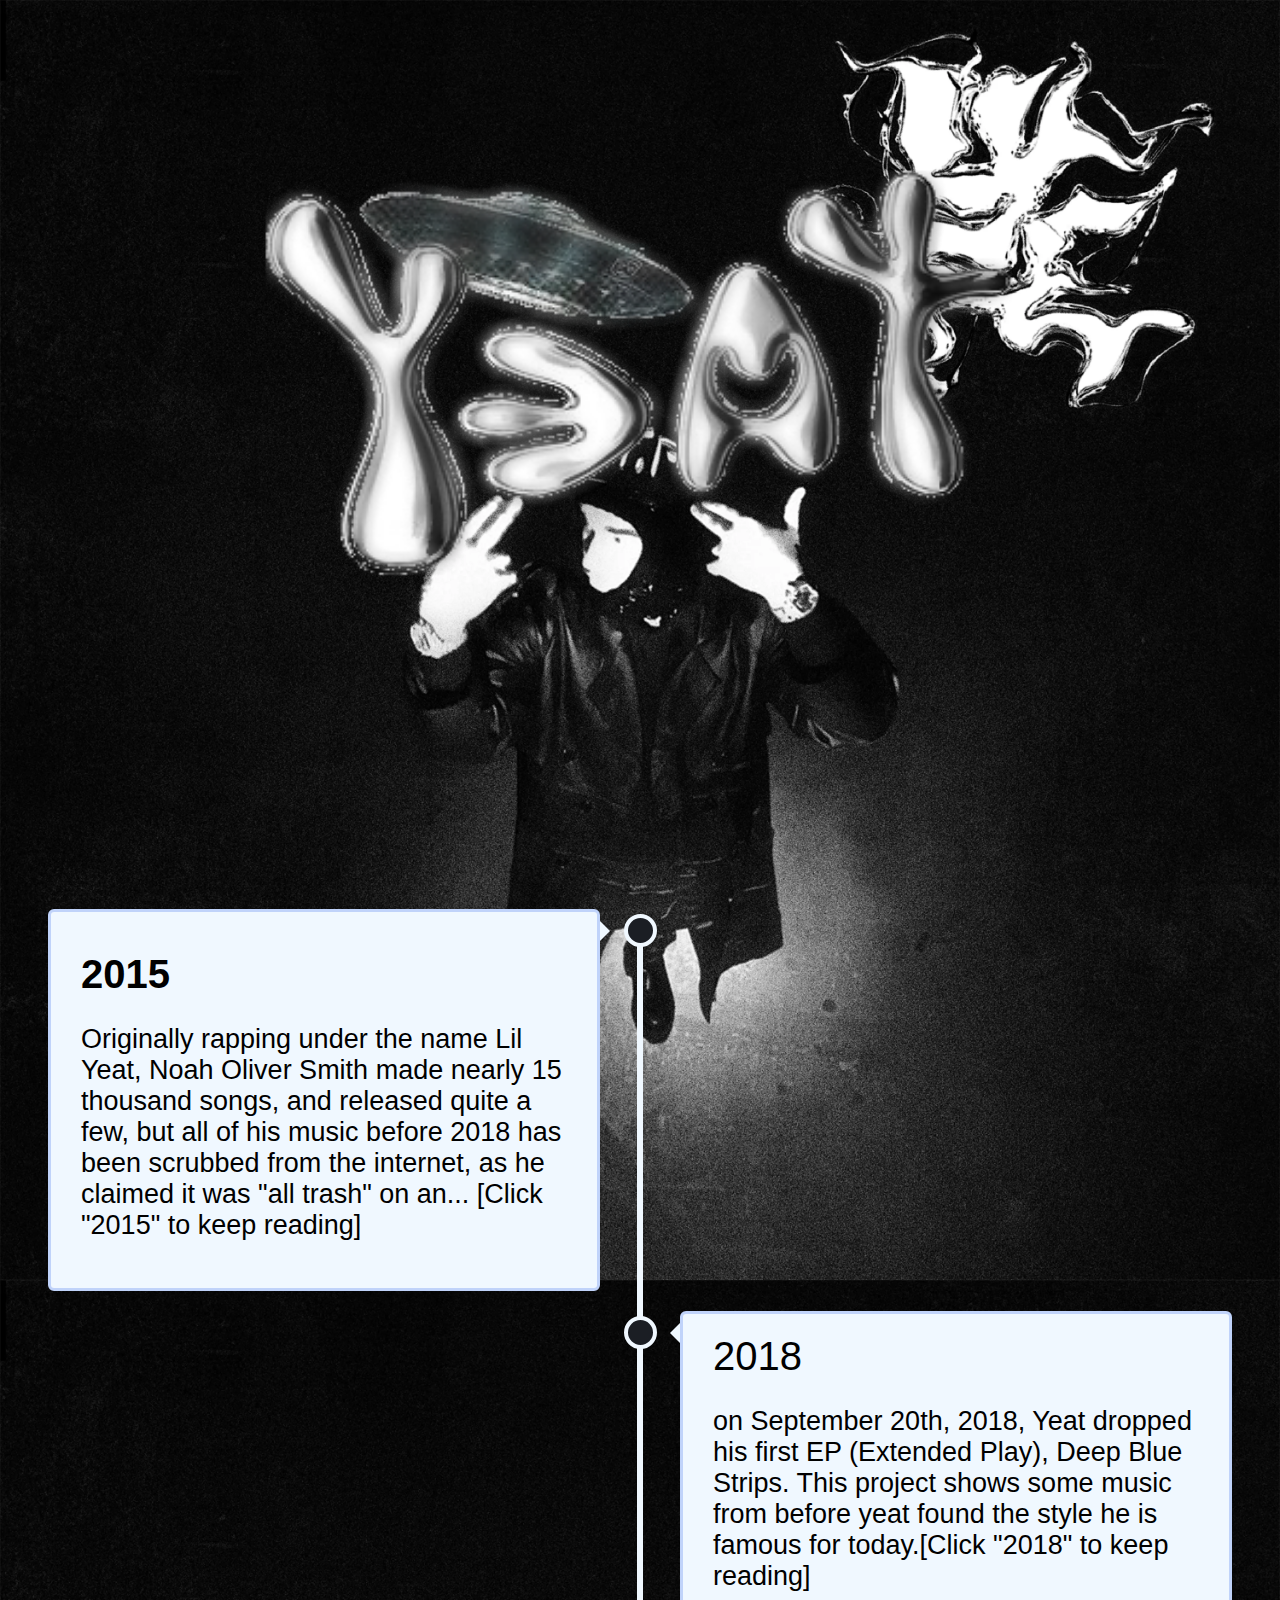
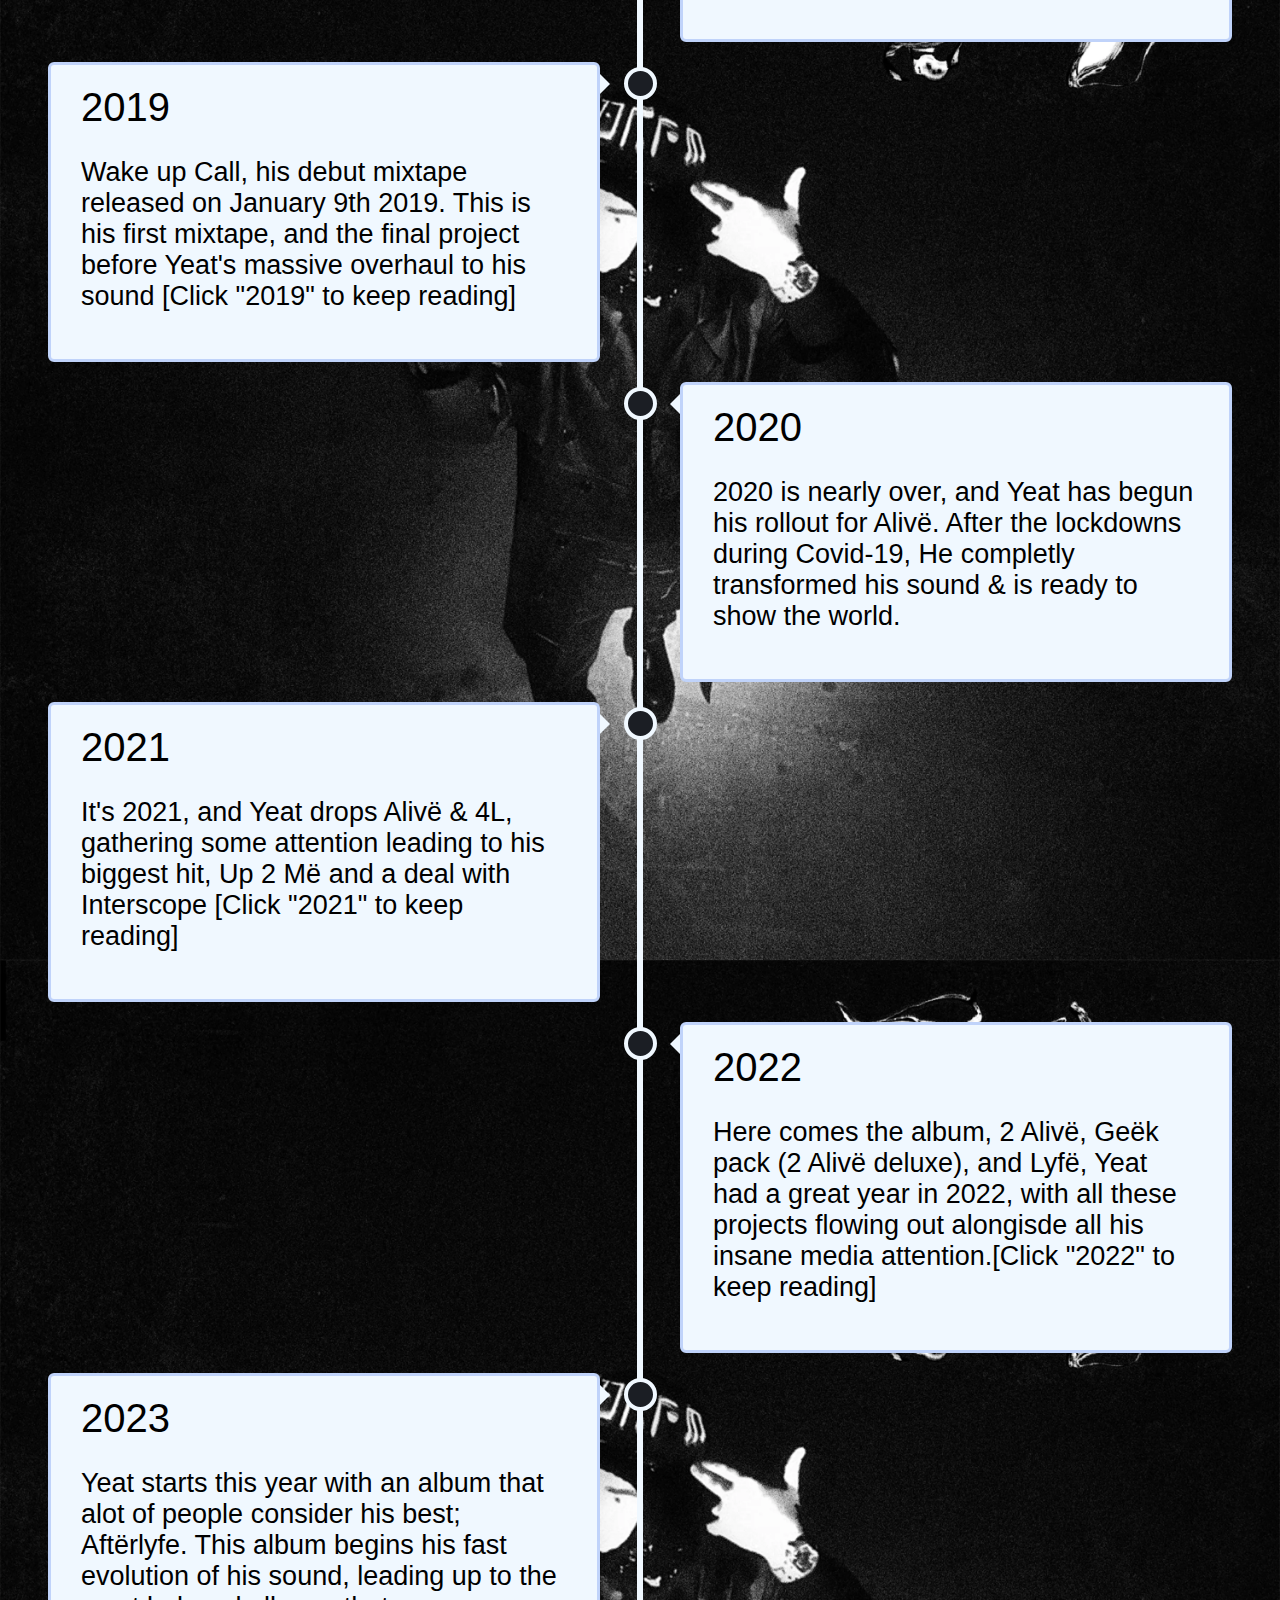
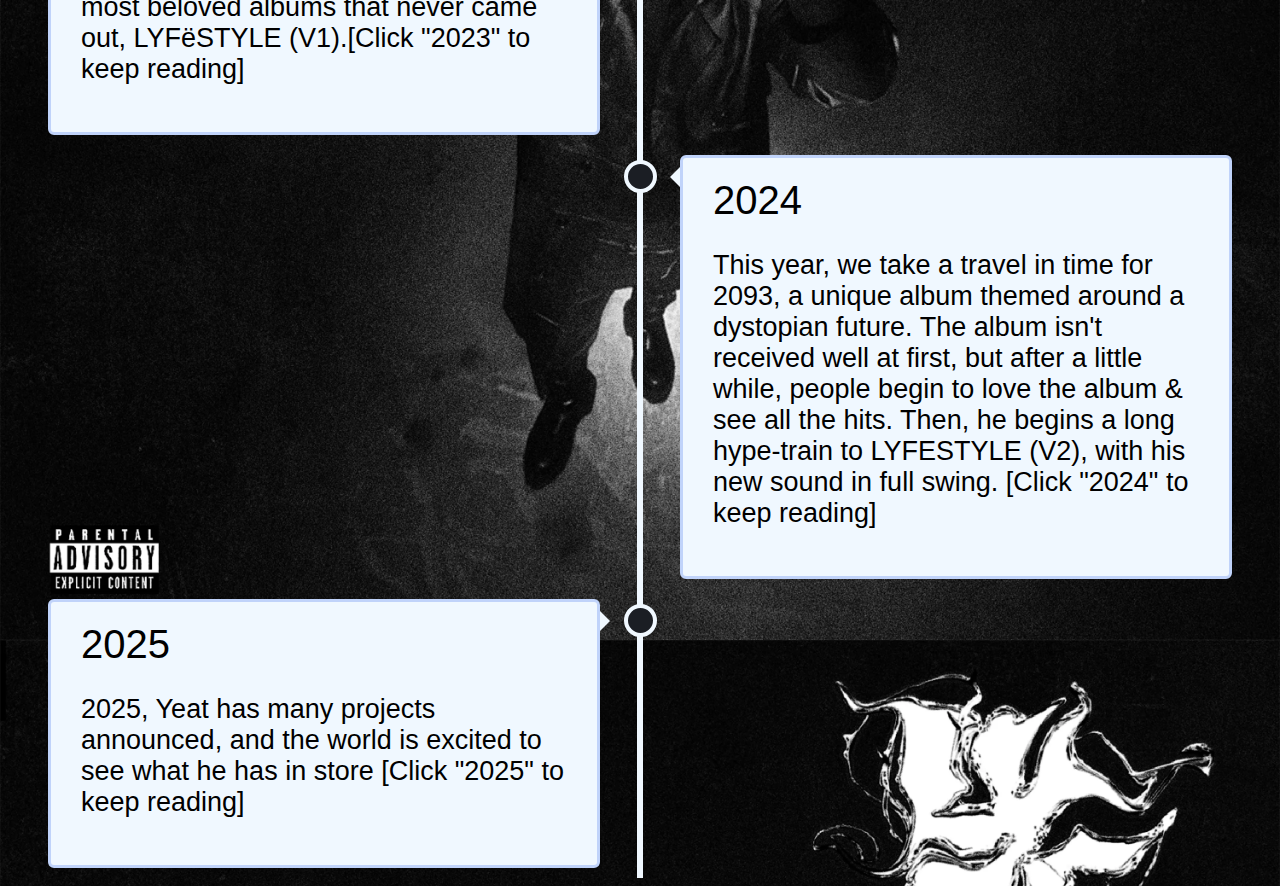
<file: index.html>
<html lang="en">
<head>
    <meta charset="UTF-8">
    <meta name="viewport" content="width=device-width, initial-scale=1.0">
    <title>YEAT</title>
    <link rel="stylesheet" href="styles.css">
</head>
<body>
    <h1><img id="LOGO" src="UFO TEXT.png" alt=""></a></h1>
    <div class="timeline">
        <div class="container left">
          <div class="content">
            <h2>
                <a href="2015.html" target="_blank">2015</a>
            </h2>
            <p>Originally rapping under the name Lil Yeat, Noah Oliver Smith made nearly 15 thousand songs, and released quite a few, but all of his music before 2018 has been scrubbed from the internet, as he claimed it was "all trash" on an... [Click "2015" to keep reading]</p>
          </div>
        </div>
        <div class="container right">
            <div class="content">
                <a href="2018.html" target="_blank">2018</a>
              <p>on September 20th, 2018, Yeat dropped his first EP (Extended Play), Deep Blue Strips. This project shows some music from before yeat found the style he is famous for today.[Click "2018" to keep reading]</p>
            </div>
          </div>
          <div class="container left">
            <div class="content">
                <a href="2019.html" target="_blank">2019</a>
              <p>Wake up Call, his debut mixtape released on January 9th 2019. This is his first mixtape, and the final project before Yeat's massive overhaul to his sound [Click "2019" to keep reading]</p>
            </div>
          </div>
          <div class="container right">
            <div class="content">
                <a href="2020.html" target="_blank">2020</a>
              <p>2020 is nearly over, and Yeat has begun his rollout for Alivë. After the lockdowns during Covid-19, He completly transformed his sound & is ready to show the world.</p>
            </div>
          </div>
          <div class="container left">
            <div class="content">
                <a href="2021.html" target="_blank">2021</a>
              <p>It's 2021, and Yeat drops Alivë & 4L, gathering some attention leading to his biggest hit, Up 2 Më and a deal with Interscope [Click "2021" to keep reading]</p>
            </div>
          </div>
          <div class="container right">
            <div class="content">
                <a href="2022.html" target="_blank">2022</a>
              <p>Here comes the album, 2 Alivë, Geëk pack (2 Alivë deluxe), and Lyfë, Yeat had a great year in 2022, with all these projects flowing out alongisde all his insane media attention.[Click "2022" to keep reading]</p>
            </div>
          </div>
          <div class="container left">
            <div class="content">
                <a href="2023.html" target="_blank">2023</a>
              <p>Yeat starts this year with an album that alot of people consider his best; Aftërlyfe. This album begins his fast evolution of his sound, leading up to the most beloved albums that never came out, LYFëSTYLE (V1).[Click "2023" to keep reading]</p>
            </div>
          </div>
          <div class="container right">
            <div class="content">
                <a href="2024.html" target="_blank">2024</a>
              <p>This year, we take a travel in time for 2093, a unique album themed around a dystopian future. The album isn't received well at first, but after a little while, people begin to love the album & see all the hits. Then, he begins a long hype-train to LYFESTYLE (V2), with his new sound in full swing. [Click "2024" to keep reading]</p>
            </div>
          </div>
          <div class="container left">
            <div class="content">
                <a href="2025.html" target="_blank">2025</a>
              <p>2025, Yeat has many projects announced, and the world is excited to see what he has in store [Click "2025" to keep reading]</p>
            </div>
          </div>
</body>
</html>
</file>
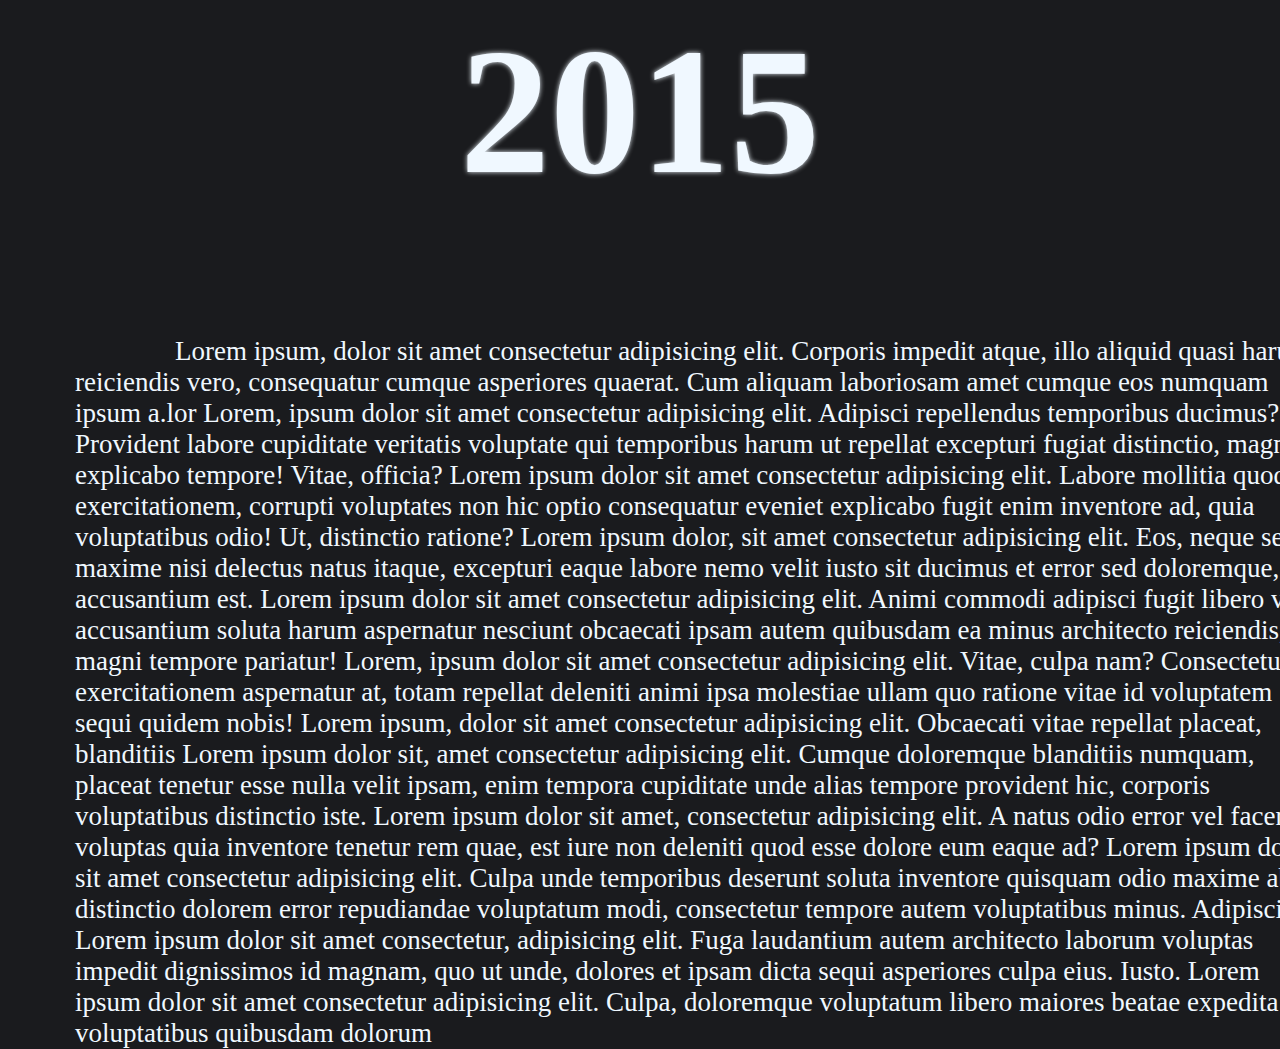
<file: 2015.html>
<html lang="en">
<head>
    <meta charset="UTF-8">
    <meta name="viewport" content="width=device-width, initial-scale=1.0">
    <link rel="stylesheet" href="stylesredirect.css">
    <title>Yeat in 2015</title>
</head>
<body>
    <h1>2015</h1>
        <div class="text">
             <p>     Lorem ipsum, dolor sit amet consectetur adipisicing elit. Corporis impedit atque, illo aliquid quasi harum reiciendis vero, consequatur cumque asperiores quaerat. Cum aliquam laboriosam amet cumque eos numquam ipsum a.lor Lorem, ipsum dolor sit amet consectetur adipisicing elit. Adipisci repellendus temporibus ducimus? Provident labore cupiditate veritatis voluptate qui temporibus harum ut repellat excepturi fugiat distinctio, magni explicabo tempore! Vitae, officia? Lorem ipsum dolor sit amet consectetur adipisicing elit. Labore mollitia quod exercitationem, corrupti voluptates non hic optio consequatur eveniet explicabo fugit enim inventore ad, quia voluptatibus odio! Ut, distinctio ratione? Lorem ipsum dolor, sit amet consectetur adipisicing elit. Eos, neque sequi maxime nisi delectus natus itaque, excepturi eaque labore nemo velit iusto sit ducimus et error sed doloremque, accusantium est. Lorem ipsum dolor sit amet consectetur adipisicing elit. Animi commodi adipisci fugit libero vel accusantium soluta harum aspernatur nesciunt obcaecati ipsam autem quibusdam ea minus architecto reiciendis, magni tempore pariatur! Lorem, ipsum dolor sit amet consectetur adipisicing elit. Vitae, culpa nam? Consectetur exercitationem aspernatur at, totam repellat deleniti animi ipsa molestiae ullam quo ratione vitae id voluptatem sequi quidem nobis! Lorem ipsum, dolor sit amet consectetur adipisicing elit. Obcaecati vitae repellat placeat, blanditiis Lorem ipsum dolor sit, amet consectetur adipisicing elit. Cumque doloremque blanditiis numquam, placeat tenetur esse nulla velit ipsam, enim tempora cupiditate unde alias tempore provident hic, corporis voluptatibus distinctio iste. Lorem ipsum dolor sit amet, consectetur adipisicing elit. A natus odio error vel facere voluptas quia inventore tenetur rem quae, est iure non deleniti quod esse dolore eum eaque ad? Lorem ipsum dolor sit amet consectetur adipisicing elit. Culpa unde temporibus deserunt soluta inventore quisquam odio maxime ab distinctio dolorem error repudiandae voluptatum modi, consectetur tempore autem voluptatibus minus. Adipisci. Lorem ipsum dolor sit amet consectetur, adipisicing elit. Fuga laudantium autem architecto laborum voluptas impedit dignissimos id magnam, quo ut unde, dolores et ipsam dicta sequi asperiores culpa eius. Iusto. Lorem ipsum dolor sit amet consectetur adipisicing elit. Culpa, doloremque voluptatum libero maiores beatae expedita voluptatibus quibusdam dolorum</p>
        </div>
    <div class="image">
        <img src="elevator video 2015.jpg" alt="yeat in 2015">
    </div>
</body>
</html>
</file>
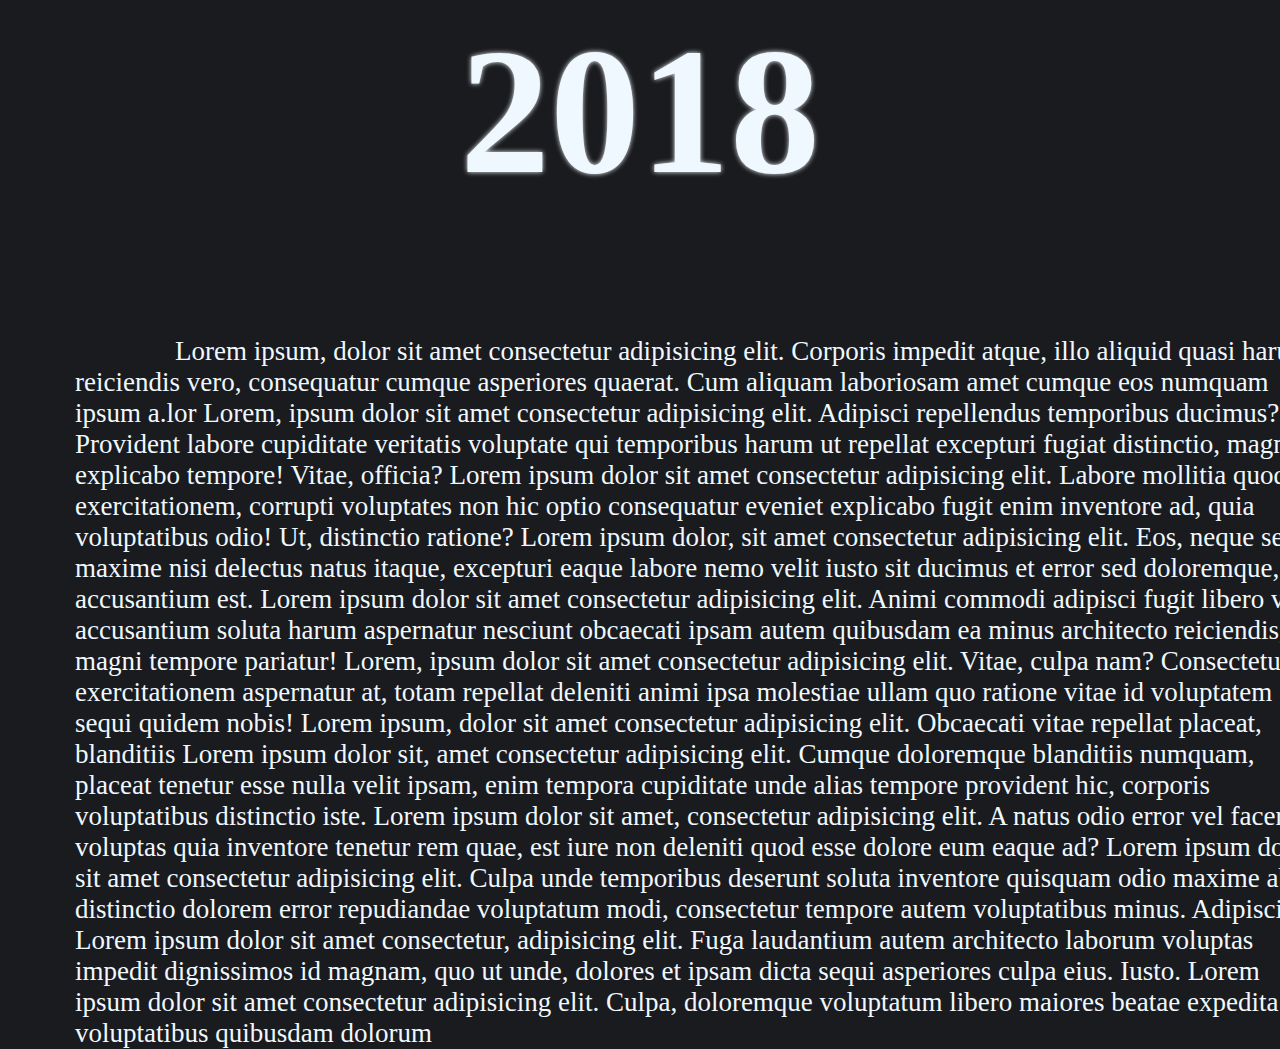
<file: 2018.html>
<html lang="en">
<head>
    <meta charset="UTF-8">
    <meta name="viewport" content="width=device-width, initial-scale=1.0">
    <link rel="stylesheet" href="stylesredirect.css">
    <title>Yeat in 2018</title>
</head>
<body>
    <h1>2018</h1>
        <div class="text">
             <p>     Lorem ipsum, dolor sit amet consectetur adipisicing elit. Corporis impedit atque, illo aliquid quasi harum reiciendis vero, consequatur cumque asperiores quaerat. Cum aliquam laboriosam amet cumque eos numquam ipsum a.lor Lorem, ipsum dolor sit amet consectetur adipisicing elit. Adipisci repellendus temporibus ducimus? Provident labore cupiditate veritatis voluptate qui temporibus harum ut repellat excepturi fugiat distinctio, magni explicabo tempore! Vitae, officia? Lorem ipsum dolor sit amet consectetur adipisicing elit. Labore mollitia quod exercitationem, corrupti voluptates non hic optio consequatur eveniet explicabo fugit enim inventore ad, quia voluptatibus odio! Ut, distinctio ratione? Lorem ipsum dolor, sit amet consectetur adipisicing elit. Eos, neque sequi maxime nisi delectus natus itaque, excepturi eaque labore nemo velit iusto sit ducimus et error sed doloremque, accusantium est. Lorem ipsum dolor sit amet consectetur adipisicing elit. Animi commodi adipisci fugit libero vel accusantium soluta harum aspernatur nesciunt obcaecati ipsam autem quibusdam ea minus architecto reiciendis, magni tempore pariatur! Lorem, ipsum dolor sit amet consectetur adipisicing elit. Vitae, culpa nam? Consectetur exercitationem aspernatur at, totam repellat deleniti animi ipsa molestiae ullam quo ratione vitae id voluptatem sequi quidem nobis! Lorem ipsum, dolor sit amet consectetur adipisicing elit. Obcaecati vitae repellat placeat, blanditiis Lorem ipsum dolor sit, amet consectetur adipisicing elit. Cumque doloremque blanditiis numquam, placeat tenetur esse nulla velit ipsam, enim tempora cupiditate unde alias tempore provident hic, corporis voluptatibus distinctio iste. Lorem ipsum dolor sit amet, consectetur adipisicing elit. A natus odio error vel facere voluptas quia inventore tenetur rem quae, est iure non deleniti quod esse dolore eum eaque ad? Lorem ipsum dolor sit amet consectetur adipisicing elit. Culpa unde temporibus deserunt soluta inventore quisquam odio maxime ab distinctio dolorem error repudiandae voluptatum modi, consectetur tempore autem voluptatibus minus. Adipisci. Lorem ipsum dolor sit amet consectetur, adipisicing elit. Fuga laudantium autem architecto laborum voluptas impedit dignissimos id magnam, quo ut unde, dolores et ipsam dicta sequi asperiores culpa eius. Iusto. Lorem ipsum dolor sit amet consectetur adipisicing elit. Culpa, doloremque voluptatum libero maiores beatae expedita voluptatibus quibusdam dolorum</p>
        </div>
    <div class="image">
        <img src="Different Creature.png" alt="yeat in 2018">
    </div>
</body>
</html>
</file>
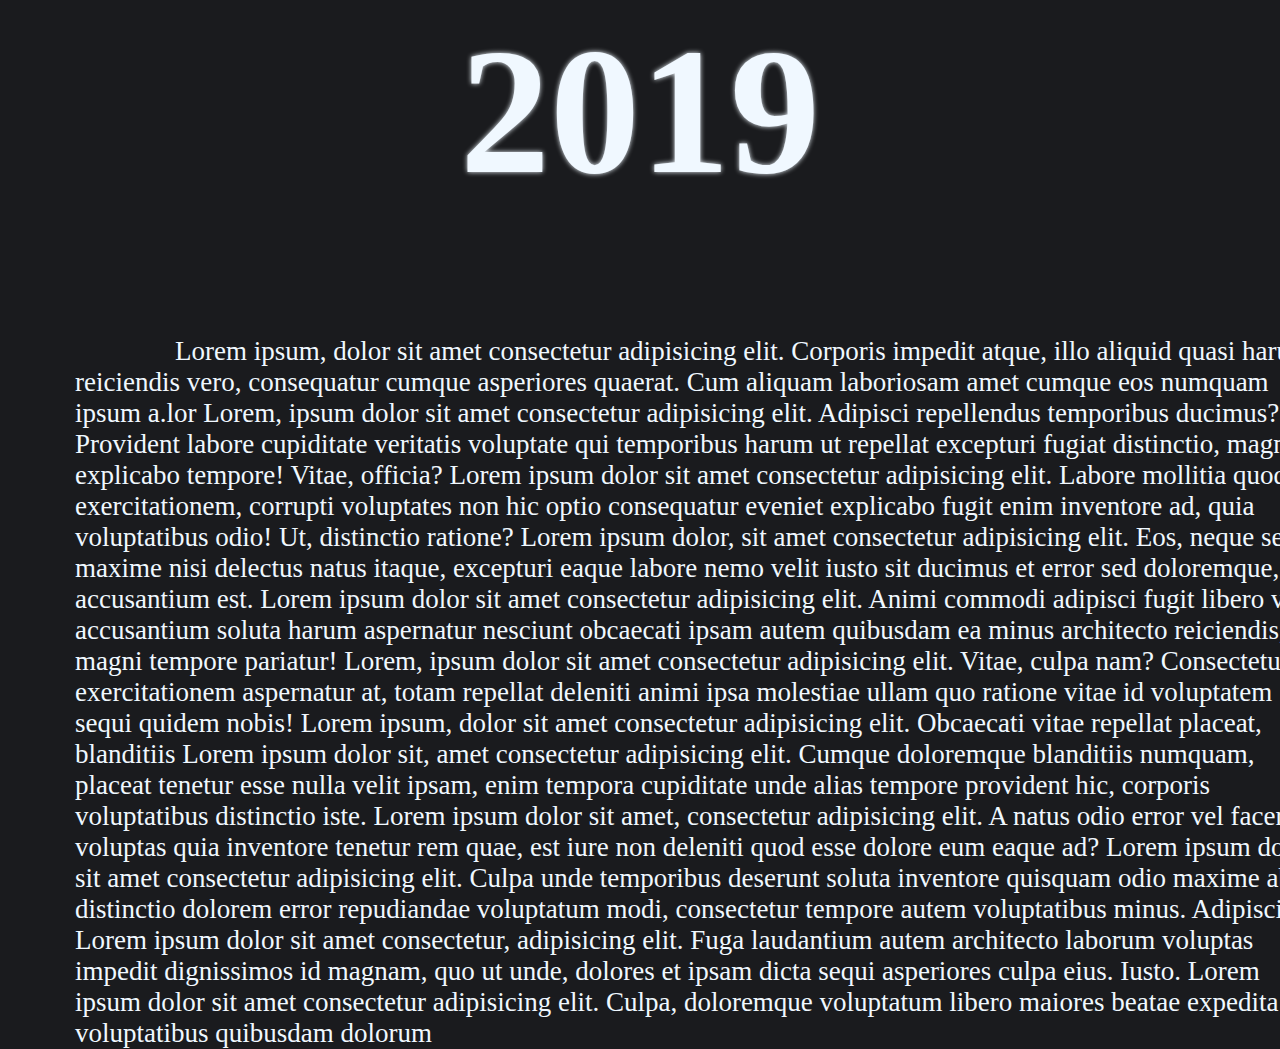
<file: 2019.html>
<html lang="en">
<head>
    <meta charset="UTF-8">
    <meta name="viewport" content="width=device-width, initial-scale=1.0">
    <link rel="stylesheet" href="stylesredirect.css">
    <title>Yeat in 2019</title>
</head>
<body>
    <h1>2019</h1>
        <div class="text">
             <p>     Lorem ipsum, dolor sit amet consectetur adipisicing elit. Corporis impedit atque, illo aliquid quasi harum reiciendis vero, consequatur cumque asperiores quaerat. Cum aliquam laboriosam amet cumque eos numquam ipsum a.lor Lorem, ipsum dolor sit amet consectetur adipisicing elit. Adipisci repellendus temporibus ducimus? Provident labore cupiditate veritatis voluptate qui temporibus harum ut repellat excepturi fugiat distinctio, magni explicabo tempore! Vitae, officia? Lorem ipsum dolor sit amet consectetur adipisicing elit. Labore mollitia quod exercitationem, corrupti voluptates non hic optio consequatur eveniet explicabo fugit enim inventore ad, quia voluptatibus odio! Ut, distinctio ratione? Lorem ipsum dolor, sit amet consectetur adipisicing elit. Eos, neque sequi maxime nisi delectus natus itaque, excepturi eaque labore nemo velit iusto sit ducimus et error sed doloremque, accusantium est. Lorem ipsum dolor sit amet consectetur adipisicing elit. Animi commodi adipisci fugit libero vel accusantium soluta harum aspernatur nesciunt obcaecati ipsam autem quibusdam ea minus architecto reiciendis, magni tempore pariatur! Lorem, ipsum dolor sit amet consectetur adipisicing elit. Vitae, culpa nam? Consectetur exercitationem aspernatur at, totam repellat deleniti animi ipsa molestiae ullam quo ratione vitae id voluptatem sequi quidem nobis! Lorem ipsum, dolor sit amet consectetur adipisicing elit. Obcaecati vitae repellat placeat, blanditiis Lorem ipsum dolor sit, amet consectetur adipisicing elit. Cumque doloremque blanditiis numquam, placeat tenetur esse nulla velit ipsam, enim tempora cupiditate unde alias tempore provident hic, corporis voluptatibus distinctio iste. Lorem ipsum dolor sit amet, consectetur adipisicing elit. A natus odio error vel facere voluptas quia inventore tenetur rem quae, est iure non deleniti quod esse dolore eum eaque ad? Lorem ipsum dolor sit amet consectetur adipisicing elit. Culpa unde temporibus deserunt soluta inventore quisquam odio maxime ab distinctio dolorem error repudiandae voluptatum modi, consectetur tempore autem voluptatibus minus. Adipisci. Lorem ipsum dolor sit amet consectetur, adipisicing elit. Fuga laudantium autem architecto laborum voluptas impedit dignissimos id magnam, quo ut unde, dolores et ipsam dicta sequi asperiores culpa eius. Iusto. Lorem ipsum dolor sit amet consectetur adipisicing elit. Culpa, doloremque voluptatum libero maiores beatae expedita voluptatibus quibusdam dolorum</p>
        </div>
    <div class="image">
        <img src="WAKEUPCALL.jpg" alt="yeat in 2019">
    </div>
</body>
</html>
</file>
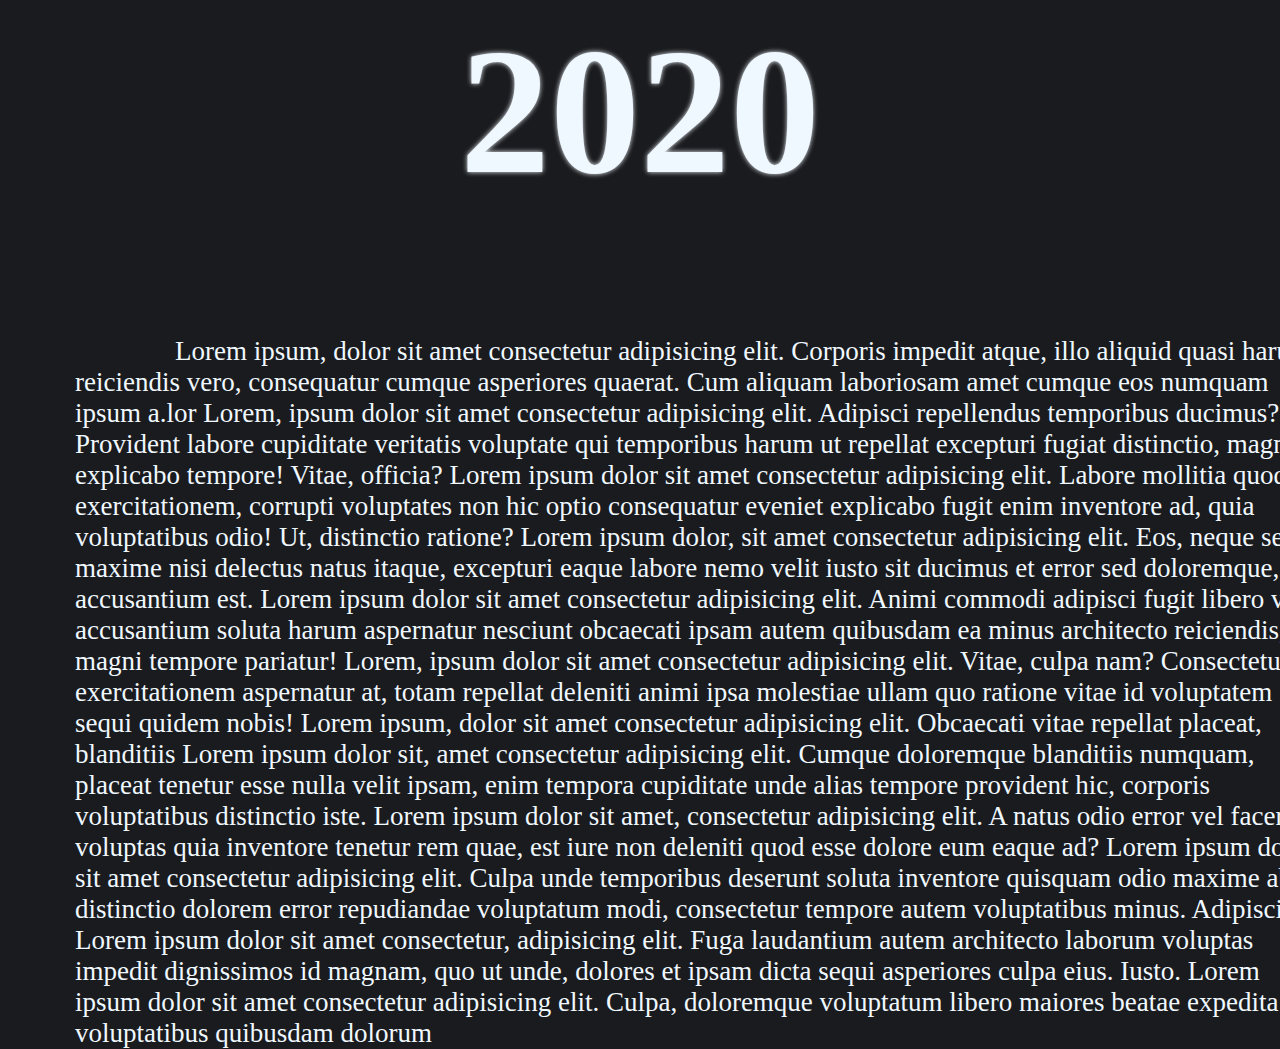
<file: 2020.html>
<html lang="en">
<head>
    <meta charset="UTF-8">
    <meta name="viewport" content="width=device-width, initial-scale=1.0">
    <link rel="stylesheet" href="stylesredirect.css">
    <title>Yeat in 2020</title>
</head>
<body>
    <h1>2020</h1>
        <div class="text">
             <p>     Lorem ipsum, dolor sit amet consectetur adipisicing elit. Corporis impedit atque, illo aliquid quasi harum reiciendis vero, consequatur cumque asperiores quaerat. Cum aliquam laboriosam amet cumque eos numquam ipsum a.lor Lorem, ipsum dolor sit amet consectetur adipisicing elit. Adipisci repellendus temporibus ducimus? Provident labore cupiditate veritatis voluptate qui temporibus harum ut repellat excepturi fugiat distinctio, magni explicabo tempore! Vitae, officia? Lorem ipsum dolor sit amet consectetur adipisicing elit. Labore mollitia quod exercitationem, corrupti voluptates non hic optio consequatur eveniet explicabo fugit enim inventore ad, quia voluptatibus odio! Ut, distinctio ratione? Lorem ipsum dolor, sit amet consectetur adipisicing elit. Eos, neque sequi maxime nisi delectus natus itaque, excepturi eaque labore nemo velit iusto sit ducimus et error sed doloremque, accusantium est. Lorem ipsum dolor sit amet consectetur adipisicing elit. Animi commodi adipisci fugit libero vel accusantium soluta harum aspernatur nesciunt obcaecati ipsam autem quibusdam ea minus architecto reiciendis, magni tempore pariatur! Lorem, ipsum dolor sit amet consectetur adipisicing elit. Vitae, culpa nam? Consectetur exercitationem aspernatur at, totam repellat deleniti animi ipsa molestiae ullam quo ratione vitae id voluptatem sequi quidem nobis! Lorem ipsum, dolor sit amet consectetur adipisicing elit. Obcaecati vitae repellat placeat, blanditiis Lorem ipsum dolor sit, amet consectetur adipisicing elit. Cumque doloremque blanditiis numquam, placeat tenetur esse nulla velit ipsam, enim tempora cupiditate unde alias tempore provident hic, corporis voluptatibus distinctio iste. Lorem ipsum dolor sit amet, consectetur adipisicing elit. A natus odio error vel facere voluptas quia inventore tenetur rem quae, est iure non deleniti quod esse dolore eum eaque ad? Lorem ipsum dolor sit amet consectetur adipisicing elit. Culpa unde temporibus deserunt soluta inventore quisquam odio maxime ab distinctio dolorem error repudiandae voluptatum modi, consectetur tempore autem voluptatibus minus. Adipisci. Lorem ipsum dolor sit amet consectetur, adipisicing elit. Fuga laudantium autem architecto laborum voluptas impedit dignissimos id magnam, quo ut unde, dolores et ipsam dicta sequi asperiores culpa eius. Iusto. Lorem ipsum dolor sit amet consectetur adipisicing elit. Culpa, doloremque voluptatum libero maiores beatae expedita voluptatibus quibusdam dolorum</p>
        </div>
    <div class="image">
        <img src="ALIVE.png" alt="yeat in 2020">
    </div>
</body>
</html>
</file>
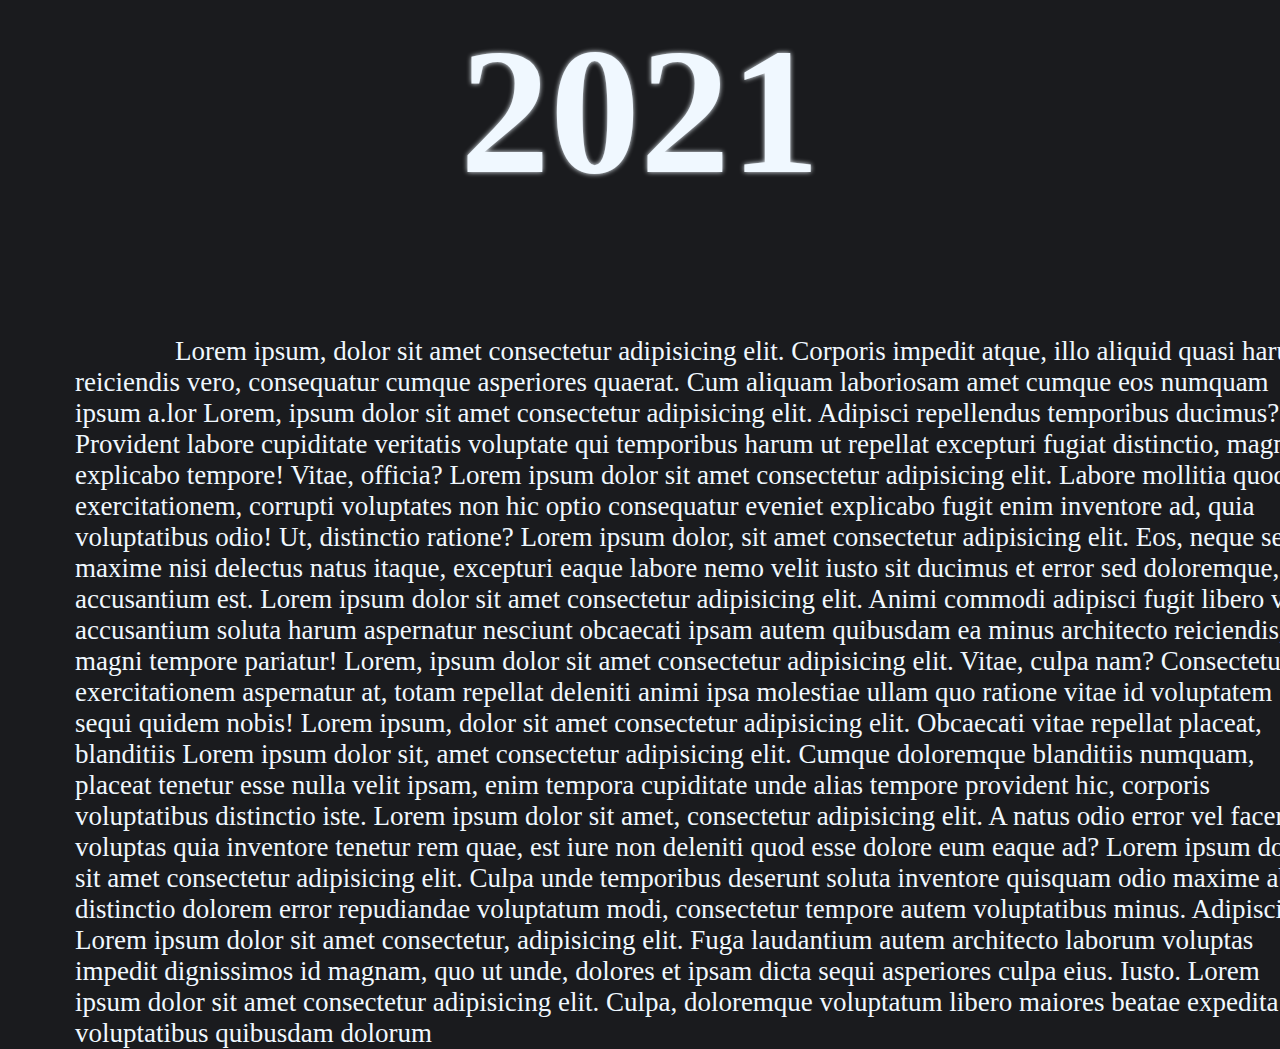
<file: 2021.html>
<html lang="en">
<head>
    <meta charset="UTF-8">
    <meta name="viewport" content="width=device-width, initial-scale=1.0">
    <link rel="stylesheet" href="stylesredirect.css">
    <title>Yeat in 2021</title>
</head>
<body>
    <h1>2021</h1>
        <div class="text">
             <p>     Lorem ipsum, dolor sit amet consectetur adipisicing elit. Corporis impedit atque, illo aliquid quasi harum reiciendis vero, consequatur cumque asperiores quaerat. Cum aliquam laboriosam amet cumque eos numquam ipsum a.lor Lorem, ipsum dolor sit amet consectetur adipisicing elit. Adipisci repellendus temporibus ducimus? Provident labore cupiditate veritatis voluptate qui temporibus harum ut repellat excepturi fugiat distinctio, magni explicabo tempore! Vitae, officia? Lorem ipsum dolor sit amet consectetur adipisicing elit. Labore mollitia quod exercitationem, corrupti voluptates non hic optio consequatur eveniet explicabo fugit enim inventore ad, quia voluptatibus odio! Ut, distinctio ratione? Lorem ipsum dolor, sit amet consectetur adipisicing elit. Eos, neque sequi maxime nisi delectus natus itaque, excepturi eaque labore nemo velit iusto sit ducimus et error sed doloremque, accusantium est. Lorem ipsum dolor sit amet consectetur adipisicing elit. Animi commodi adipisci fugit libero vel accusantium soluta harum aspernatur nesciunt obcaecati ipsam autem quibusdam ea minus architecto reiciendis, magni tempore pariatur! Lorem, ipsum dolor sit amet consectetur adipisicing elit. Vitae, culpa nam? Consectetur exercitationem aspernatur at, totam repellat deleniti animi ipsa molestiae ullam quo ratione vitae id voluptatem sequi quidem nobis! Lorem ipsum, dolor sit amet consectetur adipisicing elit. Obcaecati vitae repellat placeat, blanditiis Lorem ipsum dolor sit, amet consectetur adipisicing elit. Cumque doloremque blanditiis numquam, placeat tenetur esse nulla velit ipsam, enim tempora cupiditate unde alias tempore provident hic, corporis voluptatibus distinctio iste. Lorem ipsum dolor sit amet, consectetur adipisicing elit. A natus odio error vel facere voluptas quia inventore tenetur rem quae, est iure non deleniti quod esse dolore eum eaque ad? Lorem ipsum dolor sit amet consectetur adipisicing elit. Culpa unde temporibus deserunt soluta inventore quisquam odio maxime ab distinctio dolorem error repudiandae voluptatum modi, consectetur tempore autem voluptatibus minus. Adipisci. Lorem ipsum dolor sit amet consectetur, adipisicing elit. Fuga laudantium autem architecto laborum voluptas impedit dignissimos id magnam, quo ut unde, dolores et ipsam dicta sequi asperiores culpa eius. Iusto. Lorem ipsum dolor sit amet consectetur adipisicing elit. Culpa, doloremque voluptatum libero maiores beatae expedita voluptatibus quibusdam dolorum</p>
        </div>
    <div class="image">
        <img src="alive deluxe.jpg" alt="yeat in 2021">
    </div>
</body>
</html>
</file>
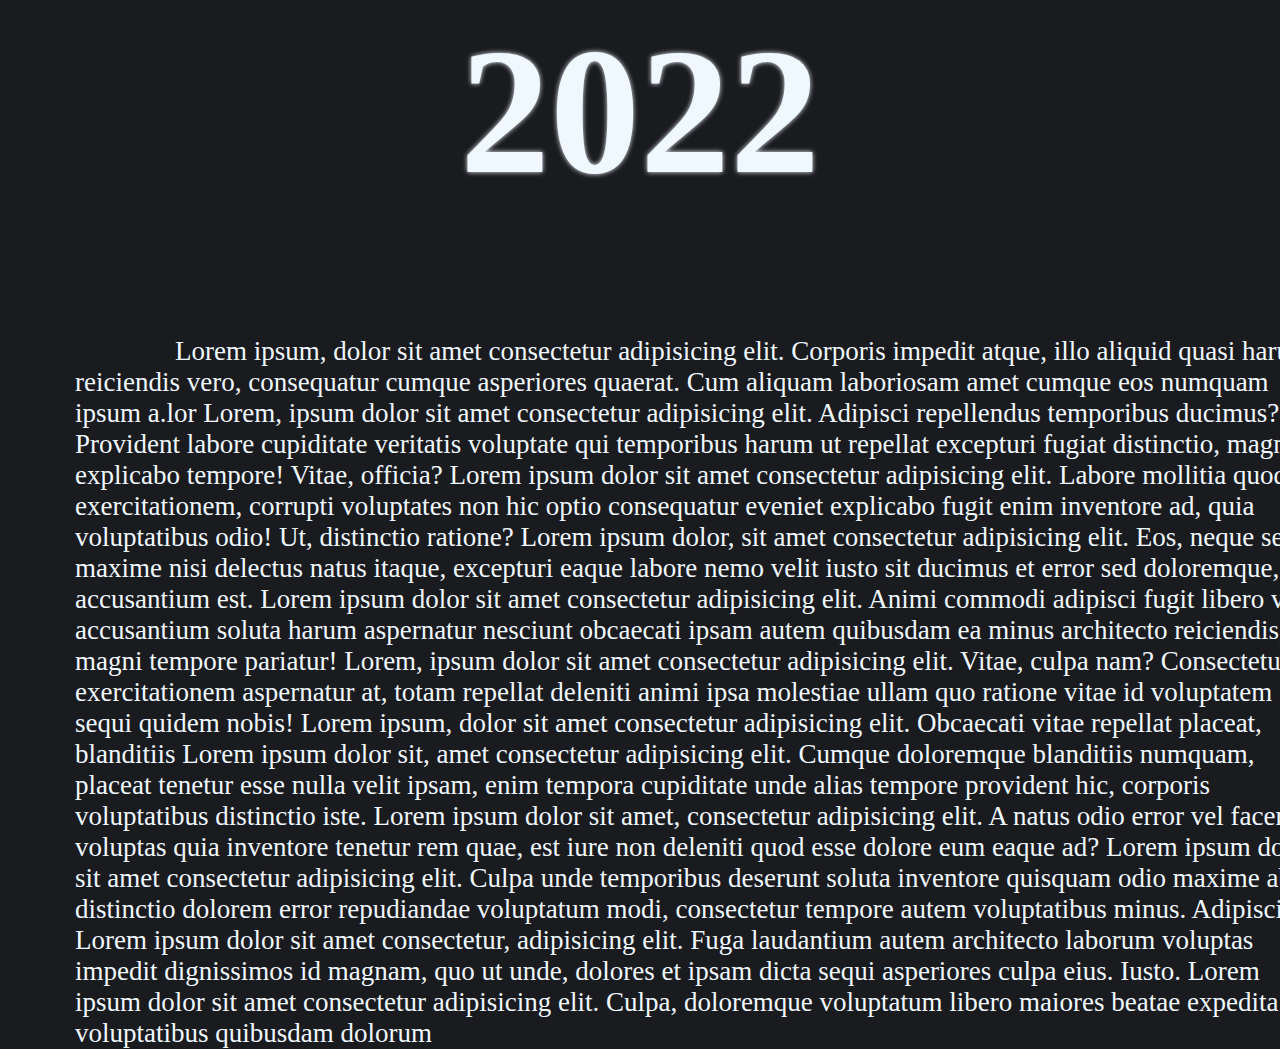
<file: 2022.html>
<html lang="en">
<head>
    <meta charset="UTF-8">
    <meta name="viewport" content="width=device-width, initial-scale=1.0">
    <link rel="stylesheet" href="stylesredirect.css">
    <title>Yeat in 2022</title>
</head>
<body>
    <h1>2022</h1>
        <div class="text">
             <p>     Lorem ipsum, dolor sit amet consectetur adipisicing elit. Corporis impedit atque, illo aliquid quasi harum reiciendis vero, consequatur cumque asperiores quaerat. Cum aliquam laboriosam amet cumque eos numquam ipsum a.lor Lorem, ipsum dolor sit amet consectetur adipisicing elit. Adipisci repellendus temporibus ducimus? Provident labore cupiditate veritatis voluptate qui temporibus harum ut repellat excepturi fugiat distinctio, magni explicabo tempore! Vitae, officia? Lorem ipsum dolor sit amet consectetur adipisicing elit. Labore mollitia quod exercitationem, corrupti voluptates non hic optio consequatur eveniet explicabo fugit enim inventore ad, quia voluptatibus odio! Ut, distinctio ratione? Lorem ipsum dolor, sit amet consectetur adipisicing elit. Eos, neque sequi maxime nisi delectus natus itaque, excepturi eaque labore nemo velit iusto sit ducimus et error sed doloremque, accusantium est. Lorem ipsum dolor sit amet consectetur adipisicing elit. Animi commodi adipisci fugit libero vel accusantium soluta harum aspernatur nesciunt obcaecati ipsam autem quibusdam ea minus architecto reiciendis, magni tempore pariatur! Lorem, ipsum dolor sit amet consectetur adipisicing elit. Vitae, culpa nam? Consectetur exercitationem aspernatur at, totam repellat deleniti animi ipsa molestiae ullam quo ratione vitae id voluptatem sequi quidem nobis! Lorem ipsum, dolor sit amet consectetur adipisicing elit. Obcaecati vitae repellat placeat, blanditiis Lorem ipsum dolor sit, amet consectetur adipisicing elit. Cumque doloremque blanditiis numquam, placeat tenetur esse nulla velit ipsam, enim tempora cupiditate unde alias tempore provident hic, corporis voluptatibus distinctio iste. Lorem ipsum dolor sit amet, consectetur adipisicing elit. A natus odio error vel facere voluptas quia inventore tenetur rem quae, est iure non deleniti quod esse dolore eum eaque ad? Lorem ipsum dolor sit amet consectetur adipisicing elit. Culpa unde temporibus deserunt soluta inventore quisquam odio maxime ab distinctio dolorem error repudiandae voluptatum modi, consectetur tempore autem voluptatibus minus. Adipisci. Lorem ipsum dolor sit amet consectetur, adipisicing elit. Fuga laudantium autem architecto laborum voluptas impedit dignissimos id magnam, quo ut unde, dolores et ipsam dicta sequi asperiores culpa eius. Iusto. Lorem ipsum dolor sit amet consectetur adipisicing elit. Culpa, doloremque voluptatum libero maiores beatae expedita voluptatibus quibusdam dolorum</p>
        </div>
    <div class="image">
        <img src="2ALIVE.png" alt="yeat in 2022">
    </div>
</body>
</html>
</file>
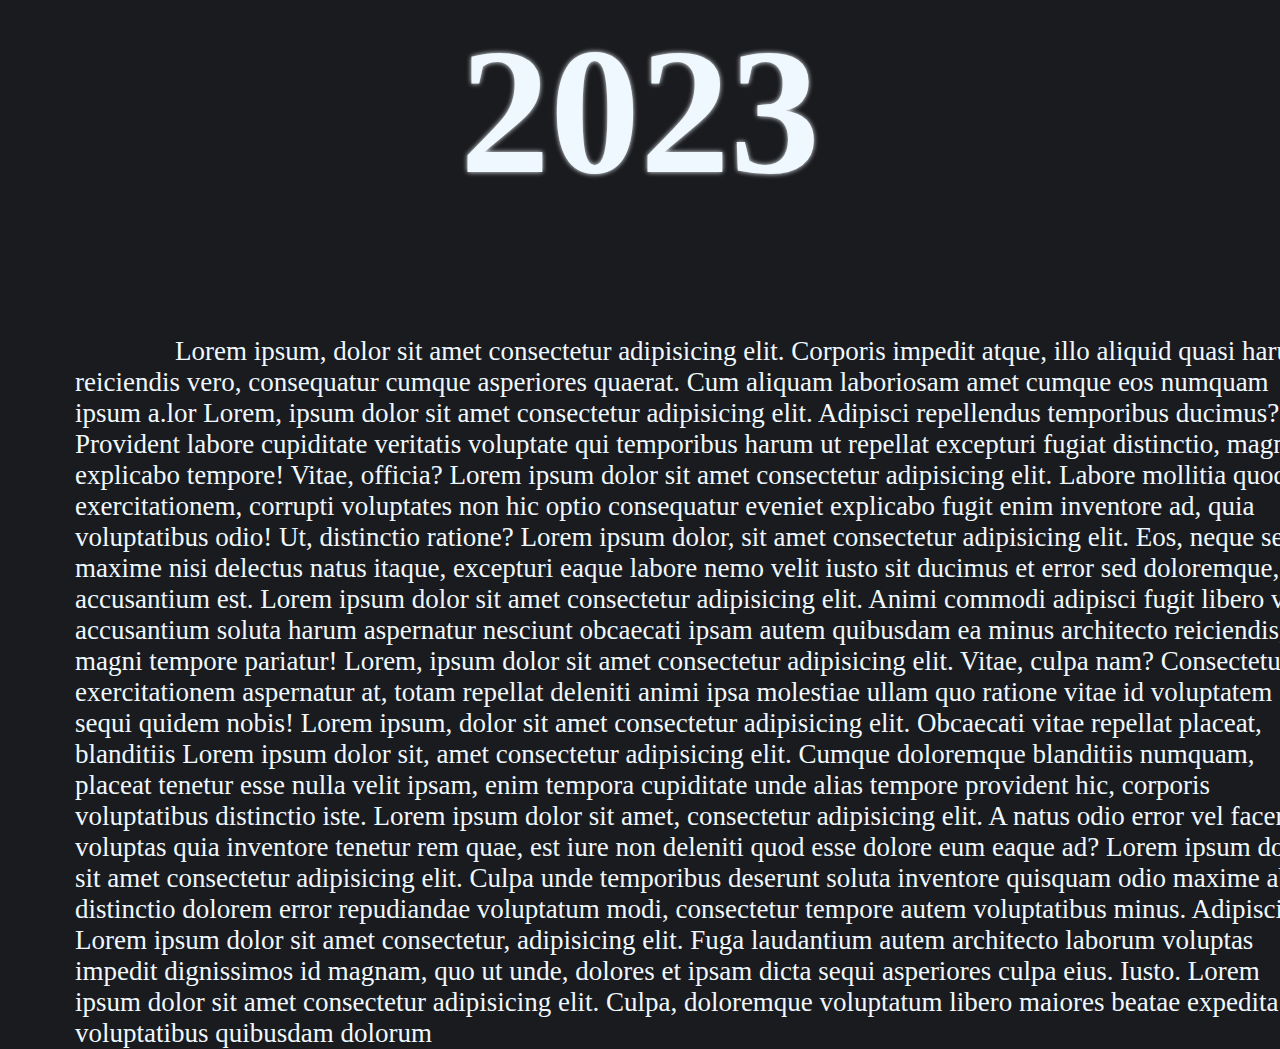
<file: 2023.html>
<html lang="en">
<head>
    <meta charset="UTF-8">
    <meta name="viewport" content="width=device-width, initial-scale=1.0">
    <link rel="stylesheet" href="stylesredirect.css">
    <title>Yeat in 2023</title>
</head>
<body>
    <h1>2023</h1>
        <div class="text">
             <p>     Lorem ipsum, dolor sit amet consectetur adipisicing elit. Corporis impedit atque, illo aliquid quasi harum reiciendis vero, consequatur cumque asperiores quaerat. Cum aliquam laboriosam amet cumque eos numquam ipsum a.lor Lorem, ipsum dolor sit amet consectetur adipisicing elit. Adipisci repellendus temporibus ducimus? Provident labore cupiditate veritatis voluptate qui temporibus harum ut repellat excepturi fugiat distinctio, magni explicabo tempore! Vitae, officia? Lorem ipsum dolor sit amet consectetur adipisicing elit. Labore mollitia quod exercitationem, corrupti voluptates non hic optio consequatur eveniet explicabo fugit enim inventore ad, quia voluptatibus odio! Ut, distinctio ratione? Lorem ipsum dolor, sit amet consectetur adipisicing elit. Eos, neque sequi maxime nisi delectus natus itaque, excepturi eaque labore nemo velit iusto sit ducimus et error sed doloremque, accusantium est. Lorem ipsum dolor sit amet consectetur adipisicing elit. Animi commodi adipisci fugit libero vel accusantium soluta harum aspernatur nesciunt obcaecati ipsam autem quibusdam ea minus architecto reiciendis, magni tempore pariatur! Lorem, ipsum dolor sit amet consectetur adipisicing elit. Vitae, culpa nam? Consectetur exercitationem aspernatur at, totam repellat deleniti animi ipsa molestiae ullam quo ratione vitae id voluptatem sequi quidem nobis! Lorem ipsum, dolor sit amet consectetur adipisicing elit. Obcaecati vitae repellat placeat, blanditiis Lorem ipsum dolor sit, amet consectetur adipisicing elit. Cumque doloremque blanditiis numquam, placeat tenetur esse nulla velit ipsam, enim tempora cupiditate unde alias tempore provident hic, corporis voluptatibus distinctio iste. Lorem ipsum dolor sit amet, consectetur adipisicing elit. A natus odio error vel facere voluptas quia inventore tenetur rem quae, est iure non deleniti quod esse dolore eum eaque ad? Lorem ipsum dolor sit amet consectetur adipisicing elit. Culpa unde temporibus deserunt soluta inventore quisquam odio maxime ab distinctio dolorem error repudiandae voluptatum modi, consectetur tempore autem voluptatibus minus. Adipisci. Lorem ipsum dolor sit amet consectetur, adipisicing elit. Fuga laudantium autem architecto laborum voluptas impedit dignissimos id magnam, quo ut unde, dolores et ipsam dicta sequi asperiores culpa eius. Iusto. Lorem ipsum dolor sit amet consectetur adipisicing elit. Culpa, doloremque voluptatum libero maiores beatae expedita voluptatibus quibusdam dolorum</p>
        </div>
    <div class="image">
        <img src="AfterLyfe.jpg" alt="yeat in 2023">
    </div>
</body>
</html>
</file>
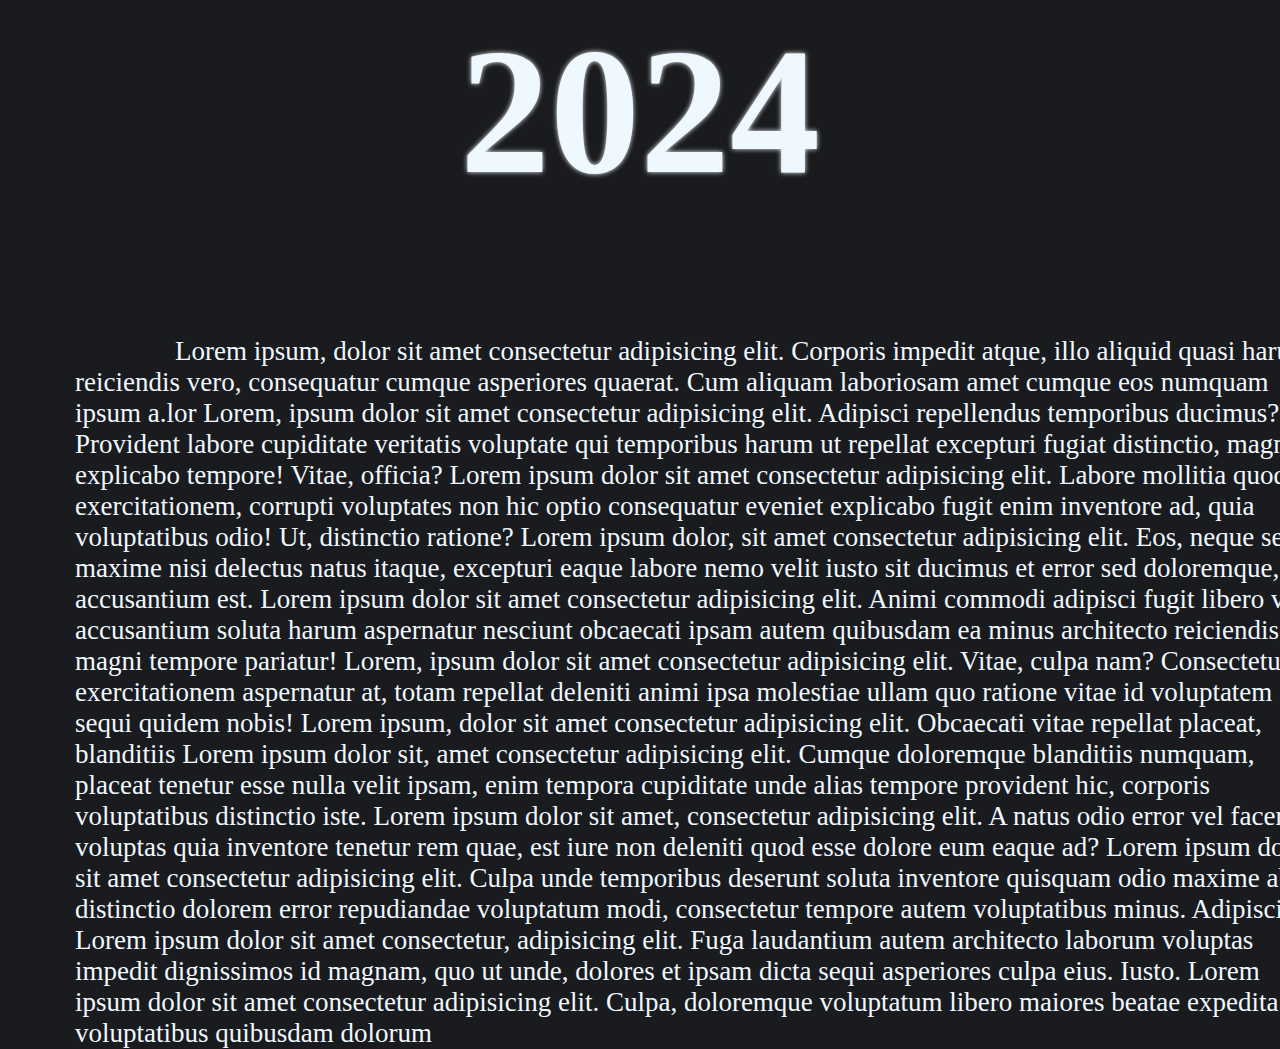
<file: 2024.html>
<html lang="en">
<head>
    <meta charset="UTF-8">
    <meta name="viewport" content="width=device-width, initial-scale=1.0">
    <link rel="stylesheet" href="stylesredirect.css">
    <title>Yeat in 2024</title>
</head>
<body>
    <h1>2024</h1>
        <div class="text">
             <p>     Lorem ipsum, dolor sit amet consectetur adipisicing elit. Corporis impedit atque, illo aliquid quasi harum reiciendis vero, consequatur cumque asperiores quaerat. Cum aliquam laboriosam amet cumque eos numquam ipsum a.lor Lorem, ipsum dolor sit amet consectetur adipisicing elit. Adipisci repellendus temporibus ducimus? Provident labore cupiditate veritatis voluptate qui temporibus harum ut repellat excepturi fugiat distinctio, magni explicabo tempore! Vitae, officia? Lorem ipsum dolor sit amet consectetur adipisicing elit. Labore mollitia quod exercitationem, corrupti voluptates non hic optio consequatur eveniet explicabo fugit enim inventore ad, quia voluptatibus odio! Ut, distinctio ratione? Lorem ipsum dolor, sit amet consectetur adipisicing elit. Eos, neque sequi maxime nisi delectus natus itaque, excepturi eaque labore nemo velit iusto sit ducimus et error sed doloremque, accusantium est. Lorem ipsum dolor sit amet consectetur adipisicing elit. Animi commodi adipisci fugit libero vel accusantium soluta harum aspernatur nesciunt obcaecati ipsam autem quibusdam ea minus architecto reiciendis, magni tempore pariatur! Lorem, ipsum dolor sit amet consectetur adipisicing elit. Vitae, culpa nam? Consectetur exercitationem aspernatur at, totam repellat deleniti animi ipsa molestiae ullam quo ratione vitae id voluptatem sequi quidem nobis! Lorem ipsum, dolor sit amet consectetur adipisicing elit. Obcaecati vitae repellat placeat, blanditiis Lorem ipsum dolor sit, amet consectetur adipisicing elit. Cumque doloremque blanditiis numquam, placeat tenetur esse nulla velit ipsam, enim tempora cupiditate unde alias tempore provident hic, corporis voluptatibus distinctio iste. Lorem ipsum dolor sit amet, consectetur adipisicing elit. A natus odio error vel facere voluptas quia inventore tenetur rem quae, est iure non deleniti quod esse dolore eum eaque ad? Lorem ipsum dolor sit amet consectetur adipisicing elit. Culpa unde temporibus deserunt soluta inventore quisquam odio maxime ab distinctio dolorem error repudiandae voluptatum modi, consectetur tempore autem voluptatibus minus. Adipisci. Lorem ipsum dolor sit amet consectetur, adipisicing elit. Fuga laudantium autem architecto laborum voluptas impedit dignissimos id magnam, quo ut unde, dolores et ipsam dicta sequi asperiores culpa eius. Iusto. Lorem ipsum dolor sit amet consectetur adipisicing elit. Culpa, doloremque voluptatum libero maiores beatae expedita voluptatibus quibusdam dolorum</p>
        </div>
    <div class="image">
        <img src="2093P3.jpg" alt="yeat in 2024">
    </div>
</body>
</html>
</file>
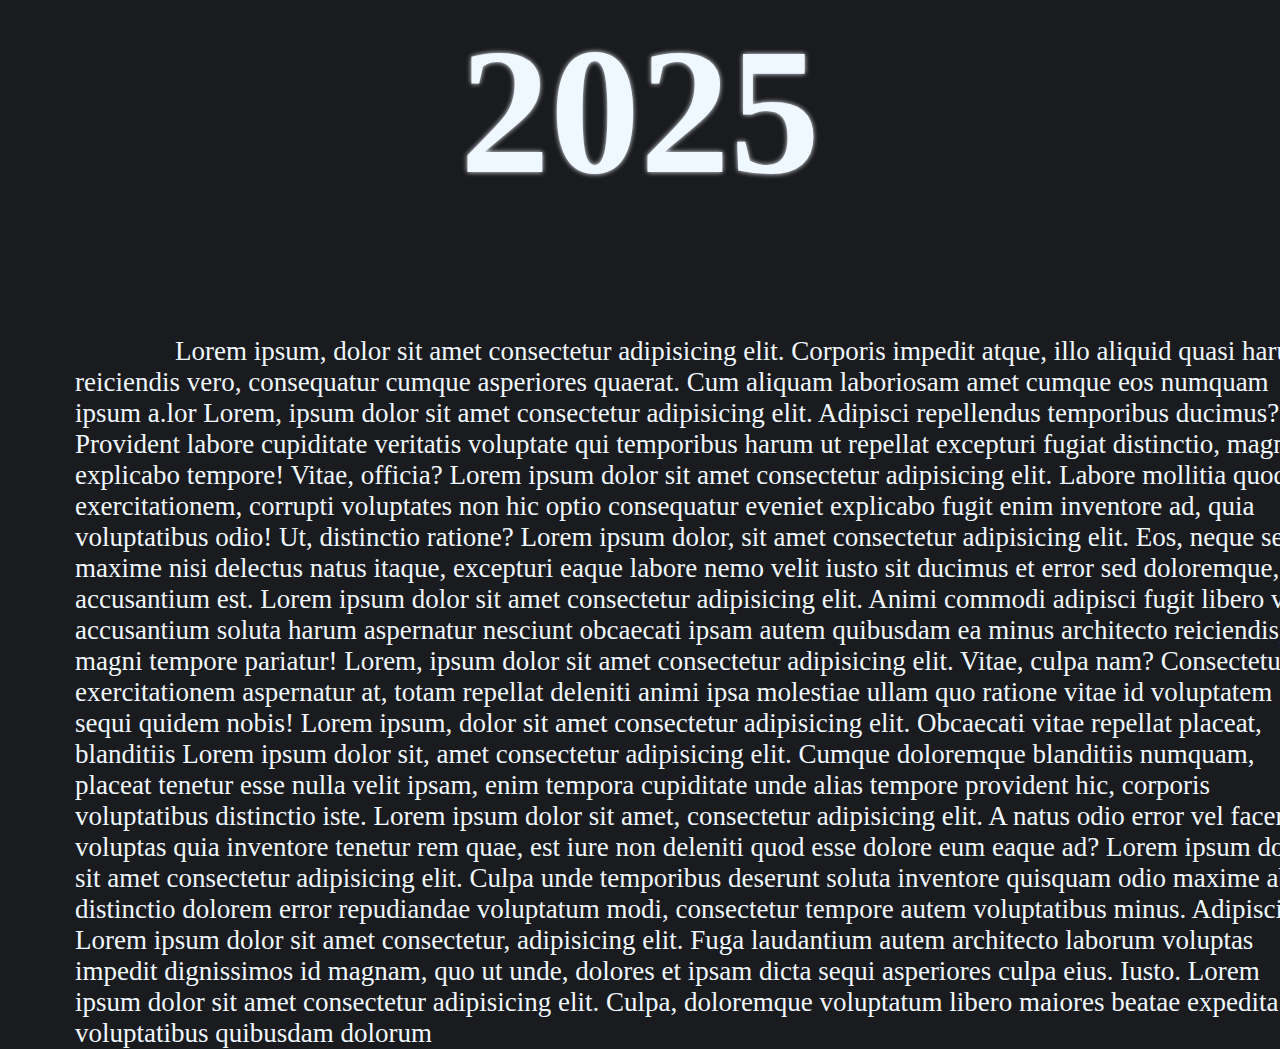
<file: 2025.html>
<html lang="en">
<head>
    <meta charset="UTF-8">
    <meta name="viewport" content="width=device-width, initial-scale=1.0">
    <link rel="stylesheet" href="stylesredirect.css">
    <title>Yeat in 2025</title>
</head>
<body>
    <h1>2025</h1>
        <div class="text">
             <p>     Lorem ipsum, dolor sit amet consectetur adipisicing elit. Corporis impedit atque, illo aliquid quasi harum reiciendis vero, consequatur cumque asperiores quaerat. Cum aliquam laboriosam amet cumque eos numquam ipsum a.lor Lorem, ipsum dolor sit amet consectetur adipisicing elit. Adipisci repellendus temporibus ducimus? Provident labore cupiditate veritatis voluptate qui temporibus harum ut repellat excepturi fugiat distinctio, magni explicabo tempore! Vitae, officia? Lorem ipsum dolor sit amet consectetur adipisicing elit. Labore mollitia quod exercitationem, corrupti voluptates non hic optio consequatur eveniet explicabo fugit enim inventore ad, quia voluptatibus odio! Ut, distinctio ratione? Lorem ipsum dolor, sit amet consectetur adipisicing elit. Eos, neque sequi maxime nisi delectus natus itaque, excepturi eaque labore nemo velit iusto sit ducimus et error sed doloremque, accusantium est. Lorem ipsum dolor sit amet consectetur adipisicing elit. Animi commodi adipisci fugit libero vel accusantium soluta harum aspernatur nesciunt obcaecati ipsam autem quibusdam ea minus architecto reiciendis, magni tempore pariatur! Lorem, ipsum dolor sit amet consectetur adipisicing elit. Vitae, culpa nam? Consectetur exercitationem aspernatur at, totam repellat deleniti animi ipsa molestiae ullam quo ratione vitae id voluptatem sequi quidem nobis! Lorem ipsum, dolor sit amet consectetur adipisicing elit. Obcaecati vitae repellat placeat, blanditiis Lorem ipsum dolor sit, amet consectetur adipisicing elit. Cumque doloremque blanditiis numquam, placeat tenetur esse nulla velit ipsam, enim tempora cupiditate unde alias tempore provident hic, corporis voluptatibus distinctio iste. Lorem ipsum dolor sit amet, consectetur adipisicing elit. A natus odio error vel facere voluptas quia inventore tenetur rem quae, est iure non deleniti quod esse dolore eum eaque ad? Lorem ipsum dolor sit amet consectetur adipisicing elit. Culpa unde temporibus deserunt soluta inventore quisquam odio maxime ab distinctio dolorem error repudiandae voluptatum modi, consectetur tempore autem voluptatibus minus. Adipisci. Lorem ipsum dolor sit amet consectetur, adipisicing elit. Fuga laudantium autem architecto laborum voluptas impedit dignissimos id magnam, quo ut unde, dolores et ipsam dicta sequi asperiores culpa eius. Iusto. Lorem ipsum dolor sit amet consectetur adipisicing elit. Culpa, doloremque voluptatum libero maiores beatae expedita voluptatibus quibusdam dolorum</p>
        </div>
    <div class="image">
        <img src="ADL.jpg" alt="yeat in 2025">
    </div>
</body>
</html>
</file>
<file: styles.css>
h1 {
    font-family: Cambria, Cochin, Georgia, Times, 'Times New Roman', serif;
    text-align: center;
    font-size: 180px;
    
    
}
a {
    font-size: 40px;
    color: aliceblue;
    text-decoration: none;
    text-shadow: aliceblue 0px 0px 5px  ;

    
}
nav {
    text-align: center;
    font-size: 40px;
}

* {
    box-sizing: border-box;
  }
  
  body {
    background-color: #1b1e24;
    font-family: Helvetica, sans-serif;
  }
  
  .timeline {
    position: relative;
    max-width: 1400px;
    margin: 0 auto;
  }
  
  .timeline::after {
    content: '';
    position: absolute;
    width: 6px;
    background-color: aliceblue;
    top: 45;
    bottom: 0;
    left: 50%;
    margin-left: -3px;
  }
  
  .container {
    padding: 10px 40px;
    position: relative;
    background-color: inherit;
    width: 50%;

  }
  .content:hover {
    background-color: #1b1e24;
    color: aliceblue;
    border-color: aliceblue;
    border: 1px 1px aliceblue;
  }
  .content a:hover {
    color: aliceblue;
  }
  
  .container::after {
    content: '';
    position: absolute;
    width: 25px;
    height: 25px;
    right: -17px;
    background-color: #1b1e24;
    border: 4px solid aliceblue;
    top: 15px; 
    border-radius: 50%;
    z-index: 1;
  }
  
  .left {
    left: 0;
  }
  
  .right {
    left: 50%;
  }
  
  .left::before {
    content: " ";
    height: 0;
    position: absolute;
    top: 22px;
    width: 0;
    z-index: 1;
    right: 30px;
    border: medium solid aliceblue;
    border-width: 10px 0 10px 10px;
    border-color: transparent transparent transparent aliceblue;
  }
  
  .right::before {
    content: " ";
    height: 0;
    position: absolute;
    top: 22px;
    width: 0;
    z-index: 1;
    left: 30px;
    border: medium solid aliceblue;
    border-width: 10px 10px 10px 0;
    border-color: transparent aliceblue transparent transparent;
  }
  
  .right::after {
    left: -16px;
  }
  
  .content {
    padding: 20px 30px;
    background-color: aliceblue;
    position: relative;
    border-radius: 6px;
    border: solid #c0d3fa;
  }
  
  @media screen and (max-width: 600px) {
    .timeline::after {
      left: 31px;
      
    }
  
    .container {
      width: 100%;
      padding-left: 70px;
      padding-right: 25px;
      
    }
  
    .container::before {
      left: 60px;
      border: medium solid white;
      border-width: 10px 10px 10px 0;
      border-color: transparent aliceblue transparent transparent;
      
    }
  
    .left::after, .right::after {
      left: 15px;
      
    }
  
    .right {
      left: 0%;
    }
  }

  .content a {
    cursor: pointer;
    color: black;
  }
  body {
    background-image: url(lyfe.jpg) ;
    background-size: contain;
  }
  
  p {
    font-size: 27px;
  }
  #logo {
    width: 770px;
  }
</file>
<file: stylesredirect.css>
h1 {
    font-family: Cambria, Cochin, Georgia, Times, 'Times New Roman', serif;
    text-align: center;
    font-size: 180px;
    color:aliceblue;
    text-decoration: none;
    text-shadow: aliceblue 0px 0px 5px  ;
    
}
a {
    font-size: 40px;
    color: aliceblue;
    text-decoration: none;
    text-shadow: aliceblue 0px 0px 5px  ;

    
}
body {
background-color: rgb(26, 27, 30);
  }
  
  p {
    font-size: 27px;
    color: aliceblue;
    font-family: Cambria, Cochin, Georgia, Times, 'Times New Roman', serif;
    text-indent: 100px;
    padding-left: 57px;

  }
  .text {
    width: 1300px;
    height: 25px;
    top: 15px; 
    border-radius: 50%;
    color: aliceblue;
    padding-left: 10px;
    
  }
  .image {
    width: 130px;
    height: 25px; 
    border: 1px 1px aliceblue;
    color: aliceblue;
    padding-left: 1365px;
    padding-right: 100px;
  }
  img {
    width: 650px;
    height: 650px;
  }
</file>
